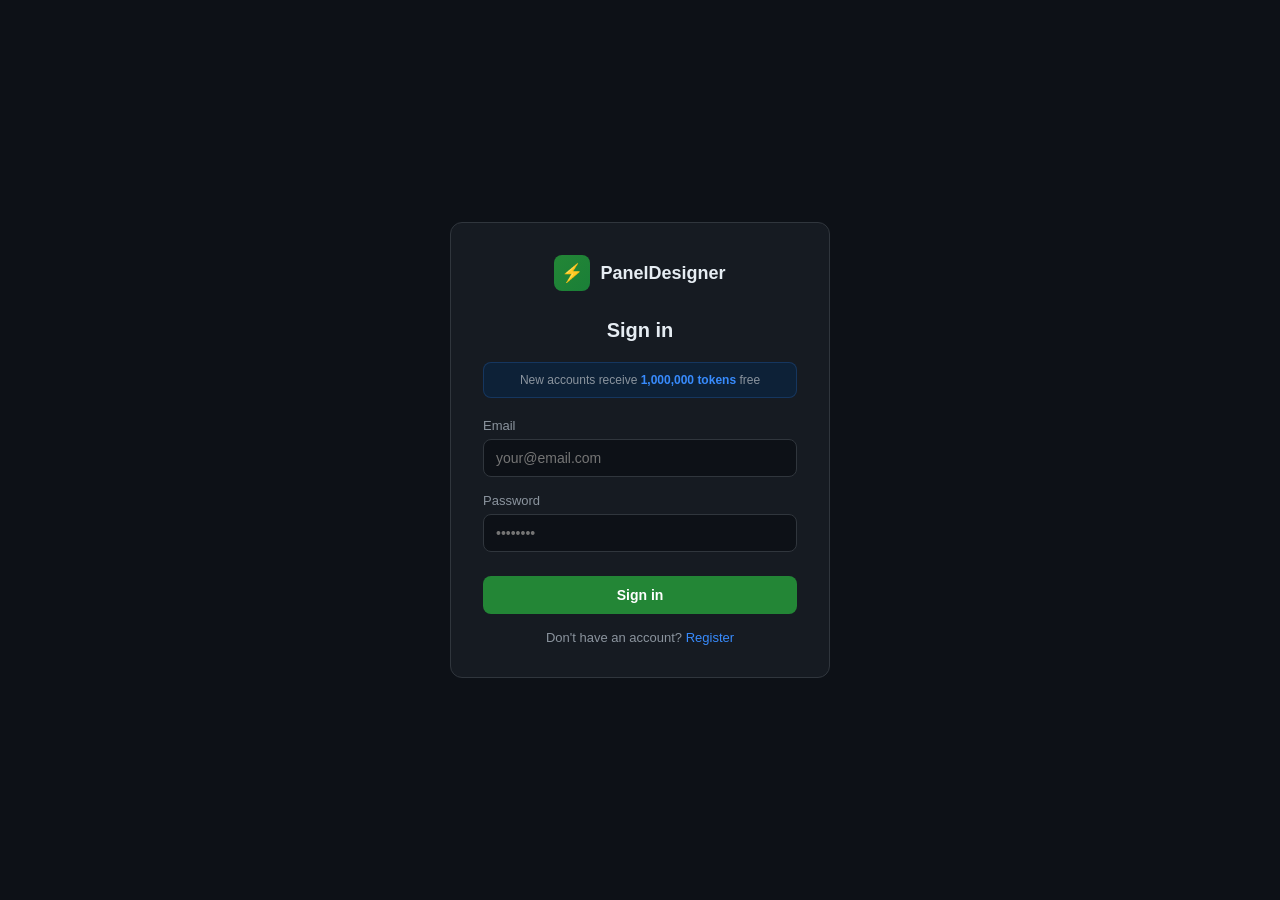
<file: templates/login.html>
<!DOCTYPE html>
<html lang="en">
<head>
<meta charset="UTF-8">
<meta name="viewport" content="width=device-width, initial-scale=1">
<title>Login — Panel Designer</title>
<style>
*{box-sizing:border-box;margin:0;padding:0}
body{background:#0d1117;color:#e6edf3;font-family:'Segoe UI',sans-serif;min-height:100vh;display:flex;align-items:center;justify-content:center}
.card{background:#161b22;border:1px solid #30363d;border-radius:12px;padding:32px;width:100%;max-width:380px}
.logo{display:flex;align-items:center;gap:10px;margin-bottom:28px;justify-content:center}
.logo-icon{width:36px;height:36px;background:linear-gradient(135deg,#238636,#1a7f37);border-radius:8px;display:flex;align-items:center;justify-content:center;font-size:18px}
.logo-text{font-size:18px;font-weight:700;color:#e6edf3}
h2{font-size:20px;font-weight:600;margin-bottom:20px;text-align:center;color:#e6edf3}
.field{margin-bottom:16px}
label{display:block;font-size:13px;color:#8b949e;margin-bottom:6px}
input{width:100%;padding:10px 12px;background:#0d1117;border:1px solid #30363d;border-radius:8px;color:#e6edf3;font-size:14px;outline:none;transition:border-color .2s}
input:focus{border-color:#388bfd}
.btn{width:100%;padding:11px;background:#238636;border:none;border-radius:8px;color:#fff;font-size:14px;font-weight:600;cursor:pointer;transition:background .2s;margin-top:8px}
.btn:hover{background:#2ea043}
.btn:disabled{background:#21262d;color:#6e7681;cursor:not-allowed}
.link-row{text-align:center;margin-top:16px;font-size:13px;color:#8b949e}
.link-row a{color:#388bfd;text-decoration:none}
.link-row a:hover{text-decoration:underline}
.error{background:#3d1f1f;border:1px solid #f85149;border-radius:8px;padding:10px 12px;font-size:13px;color:#f85149;margin-bottom:16px;display:none}
.token-info{background:#0d2137;border:1px solid #388bfd33;border-radius:8px;padding:10px 12px;font-size:12px;color:#8b949e;text-align:center;margin-bottom:20px}
.token-info b{color:#388bfd}
</style>
</head>
<body>
<div class="card">
  <div class="logo">
    <div class="logo-icon">⚡</div>
    <div class="logo-text">PanelDesigner</div>
  </div>
  <h2>Sign in</h2>
  <div class="token-info">New accounts receive <b>1,000,000 tokens</b> free</div>
  <div class="error" id="err"></div>
  <div class="field">
    <label>Email</label>
    <input type="email" id="email" placeholder="your@email.com" autocomplete="email">
  </div>
  <div class="field">
    <label>Password</label>
    <input type="password" id="password" placeholder="••••••••" autocomplete="current-password">
  </div>
  <button class="btn" id="btn" onclick="doLogin()">Sign in</button>
  <div class="link-row">Don't have an account? <a href="/register">Register</a></div>
</div>
<script>
document.addEventListener('keydown', e => { if(e.key==='Enter') doLogin(); });
async function doLogin() {
  const btn = document.getElementById('btn');
  const err = document.getElementById('err');
  const email = document.getElementById('email').value.trim();
  const password = document.getElementById('password').value;
  err.style.display = 'none';
  if (!email || !password) { showErr('Please enter email and password'); return; }
  btn.disabled = true; btn.textContent = 'Signing in...';
  try {
    const r = await fetch('/api/auth/login', {
      method: 'POST', headers: {'Content-Type':'application/json'},
      body: JSON.stringify({email, password})
    });
    const d = await r.json();
    if (d.ok) { window.location.href = '/'; }
    else { showErr(d.error || 'Login failed'); btn.disabled=false; btn.textContent='Sign in'; }
  } catch(e) { showErr('Connection error'); btn.disabled=false; btn.textContent='Sign in'; }
}
function showErr(msg) {
  const el = document.getElementById('err');
  el.textContent = msg; el.style.display = 'block';
}
</script>
</body>
</html>
</file>
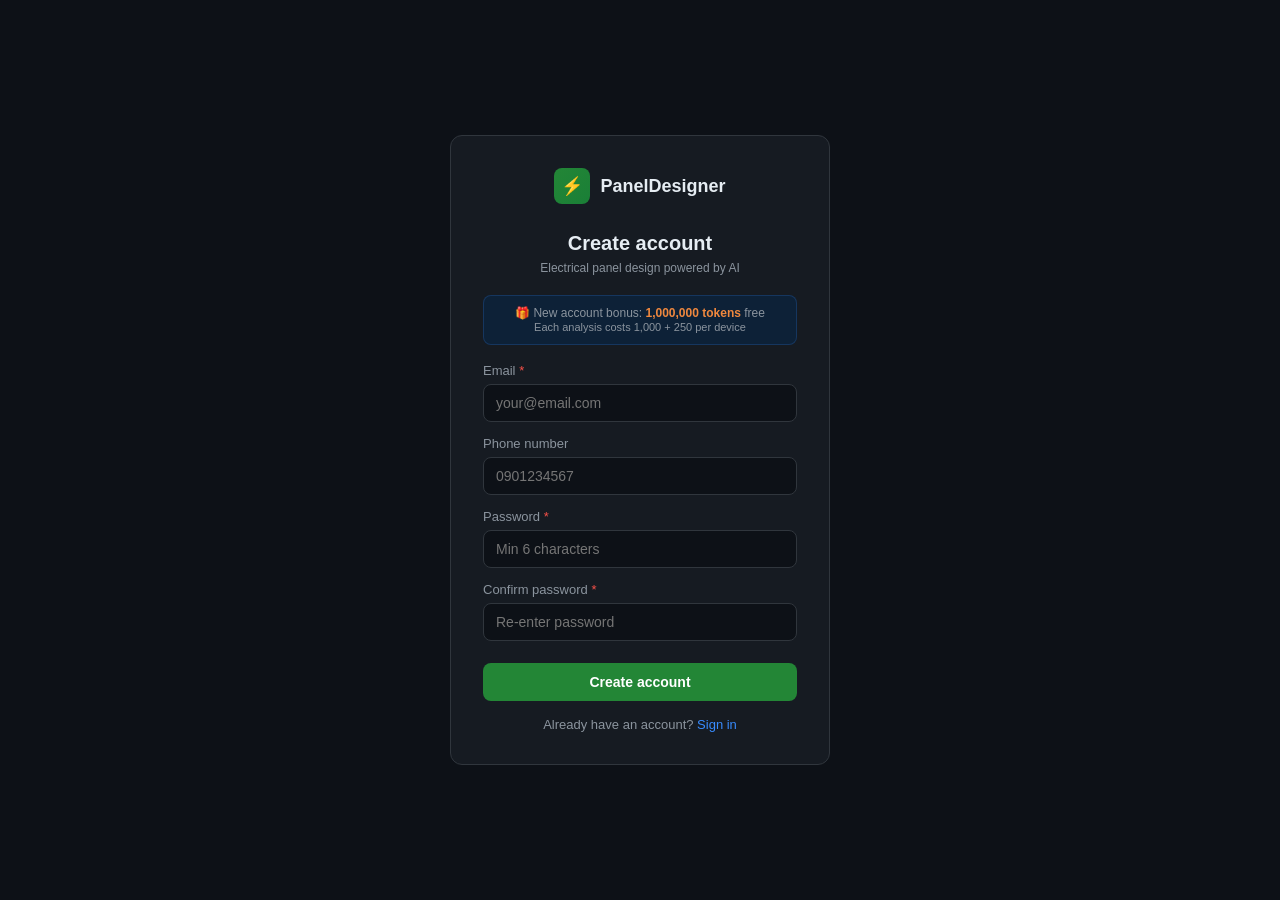
<file: templates/register.html>
<!DOCTYPE html>
<html lang="en">
<head>
<meta charset="UTF-8">
<meta name="viewport" content="width=device-width, initial-scale=1">
<title>Register — Panel Designer</title>
<style>
*{box-sizing:border-box;margin:0;padding:0}
body{background:#0d1117;color:#e6edf3;font-family:'Segoe UI',sans-serif;min-height:100vh;display:flex;align-items:center;justify-content:center}
.card{background:#161b22;border:1px solid #30363d;border-radius:12px;padding:32px;width:100%;max-width:380px}
.logo{display:flex;align-items:center;gap:10px;margin-bottom:28px;justify-content:center}
.logo-icon{width:36px;height:36px;background:linear-gradient(135deg,#238636,#1a7f37);border-radius:8px;display:flex;align-items:center;justify-content:center;font-size:18px}
.logo-text{font-size:18px;font-weight:700;color:#e6edf3}
h2{font-size:20px;font-weight:600;margin-bottom:6px;text-align:center;color:#e6edf3}
.sub{font-size:12px;color:#8b949e;text-align:center;margin-bottom:20px}
.field{margin-bottom:14px}
label{display:block;font-size:13px;color:#8b949e;margin-bottom:6px}
input{width:100%;padding:10px 12px;background:#0d1117;border:1px solid #30363d;border-radius:8px;color:#e6edf3;font-size:14px;outline:none;transition:border-color .2s}
input:focus{border-color:#388bfd}
.btn{width:100%;padding:11px;background:#238636;border:none;border-radius:8px;color:#fff;font-size:14px;font-weight:600;cursor:pointer;transition:background .2s;margin-top:8px}
.btn:hover{background:#2ea043}
.btn:disabled{background:#21262d;color:#6e7681;cursor:not-allowed}
.link-row{text-align:center;margin-top:16px;font-size:13px;color:#8b949e}
.link-row a{color:#388bfd;text-decoration:none}
.link-row a:hover{text-decoration:underline}
.error{background:#3d1f1f;border:1px solid #f85149;border-radius:8px;padding:10px 12px;font-size:13px;color:#f85149;margin-bottom:16px;display:none}
.success{background:#1a3a1f;border:1px solid #238636;border-radius:8px;padding:10px 12px;font-size:13px;color:#3fb950;margin-bottom:16px;display:none}
.bonus{background:#0d2137;border:1px solid #388bfd33;border-radius:8px;padding:10px 12px;font-size:12px;color:#8b949e;text-align:center;margin-bottom:18px}
.bonus b{color:#f0883e}
</style>
</head>
<body>
<div class="card">
  <div class="logo">
    <div class="logo-icon">⚡</div>
    <div class="logo-text">PanelDesigner</div>
  </div>
  <h2>Create account</h2>
  <p class="sub">Electrical panel design powered by AI</p>
  <div class="bonus">🎁 New account bonus: <b>1,000,000 tokens</b> free<br><span style="font-size:11px">Each analysis costs 1,000 + 250 per device</span></div>
  <div class="error" id="err"></div>
  <div class="success" id="ok-msg"></div>
  <div class="field">
    <label>Email <span style="color:#f85149">*</span></label>
    <input type="email" id="email" placeholder="your@email.com" autocomplete="email">
  </div>
  <div class="field">
    <label>Phone number</label>
    <input type="tel" id="phone" placeholder="0901234567">
  </div>
  <div class="field">
    <label>Password <span style="color:#f85149">*</span></label>
    <input type="password" id="password" placeholder="Min 6 characters" autocomplete="new-password">
  </div>
  <div class="field">
    <label>Confirm password <span style="color:#f85149">*</span></label>
    <input type="password" id="password2" placeholder="Re-enter password">
  </div>
  <button class="btn" id="btn" onclick="doRegister()">Create account</button>
  <div class="link-row">Already have an account? <a href="/login">Sign in</a></div>
</div>
<script>
document.addEventListener('keydown', e => { if(e.key==='Enter') doRegister(); });
async function doRegister() {
  const btn = document.getElementById('btn');
  const err = document.getElementById('err');
  const okMsg = document.getElementById('ok-msg');
  const email = document.getElementById('email').value.trim();
  const phone = document.getElementById('phone').value.trim();
  const password = document.getElementById('password').value;
  const password2 = document.getElementById('password2').value;
  err.style.display = 'none'; okMsg.style.display = 'none';
  if (!email) { showErr('Email is required'); return; }
  if (!password) { showErr('Password is required'); return; }
  if (password.length < 6) { showErr('Password must be at least 6 characters'); return; }
  if (password !== password2) { showErr('Passwords do not match'); return; }
  btn.disabled = true; btn.textContent = 'Creating account...';
  try {
    const r = await fetch('/api/auth/register', {
      method: 'POST', headers: {'Content-Type':'application/json'},
      body: JSON.stringify({email, phone, password})
    });
    const d = await r.json();
    if (d.ok) {
      okMsg.textContent = d.message + ' Redirecting...';
      okMsg.style.display = 'block';
      setTimeout(() => { window.location.href = '/login'; }, 2000);
    } else {
      showErr(d.error || 'Registration failed');
      btn.disabled = false; btn.textContent = 'Create account';
    }
  } catch(e) { showErr('Connection error'); btn.disabled=false; btn.textContent='Create account'; }
}
function showErr(msg) {
  const el = document.getElementById('err');
  el.textContent = msg; el.style.display = 'block';
}
</script>
</body>
</html>
</file>
